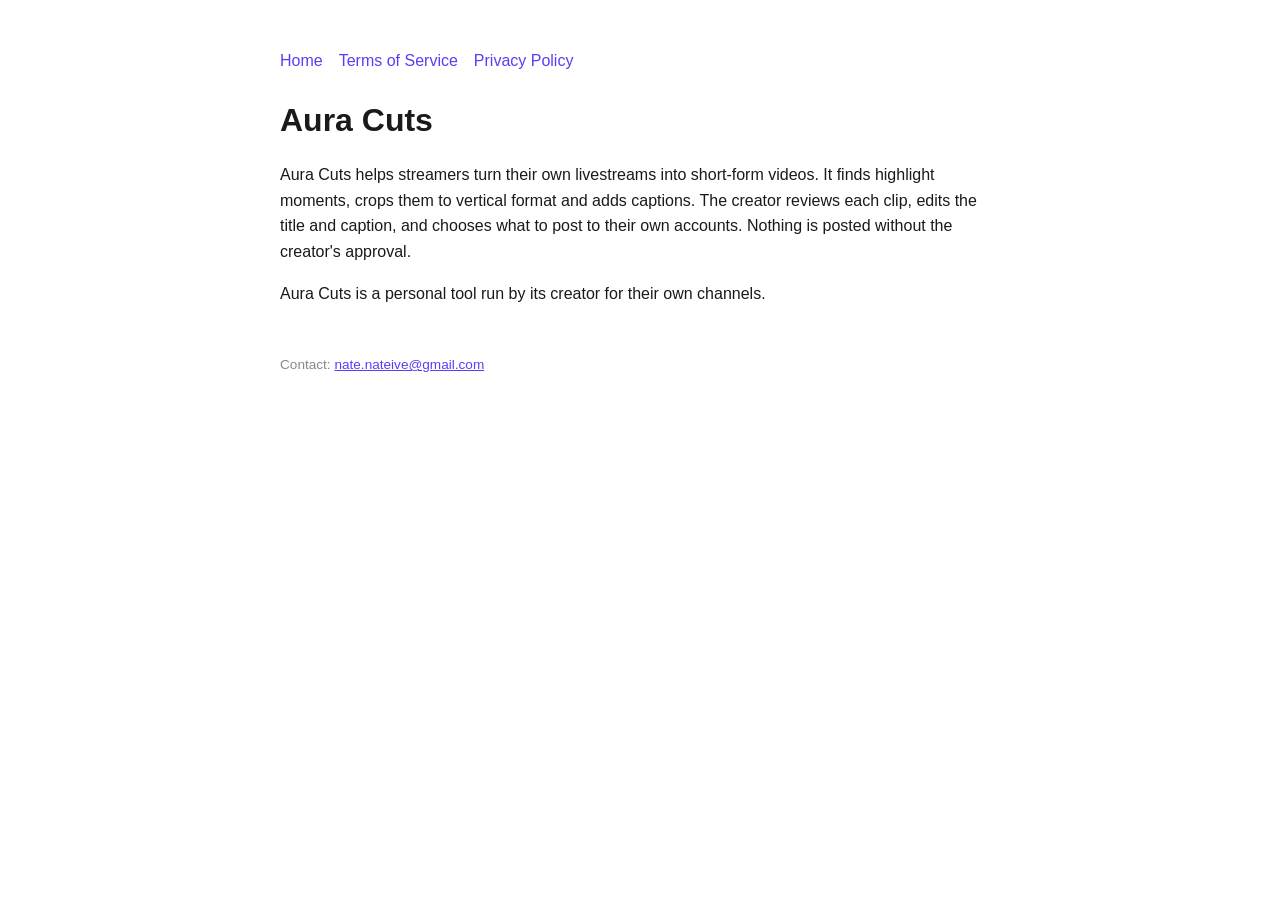
<file: index.html>
<!DOCTYPE html>
<html lang="en">
<head>
<meta charset="utf-8">
<meta name="viewport" content="width=device-width, initial-scale=1">
<title>Aura Cuts</title>
<link rel="stylesheet" href="style.css">
</head>
<body>
<nav><a href="index.html">Home</a><a href="terms.html">Terms of Service</a><a href="privacy.html">Privacy Policy</a></nav>
<h1>Aura Cuts</h1>
<p>Aura Cuts helps streamers turn their own livestreams into short-form videos. It finds highlight moments, crops them to vertical format and adds captions. The creator reviews each clip, edits the title and caption, and chooses what to post to their own accounts. Nothing is posted without the creator's approval.</p>
<p>Aura Cuts is a personal tool run by its creator for their own channels.</p>
<footer>Contact: <a href="mailto:nate.nateive@gmail.com">nate.nateive@gmail.com</a></footer>
</body>
</html>
</file>
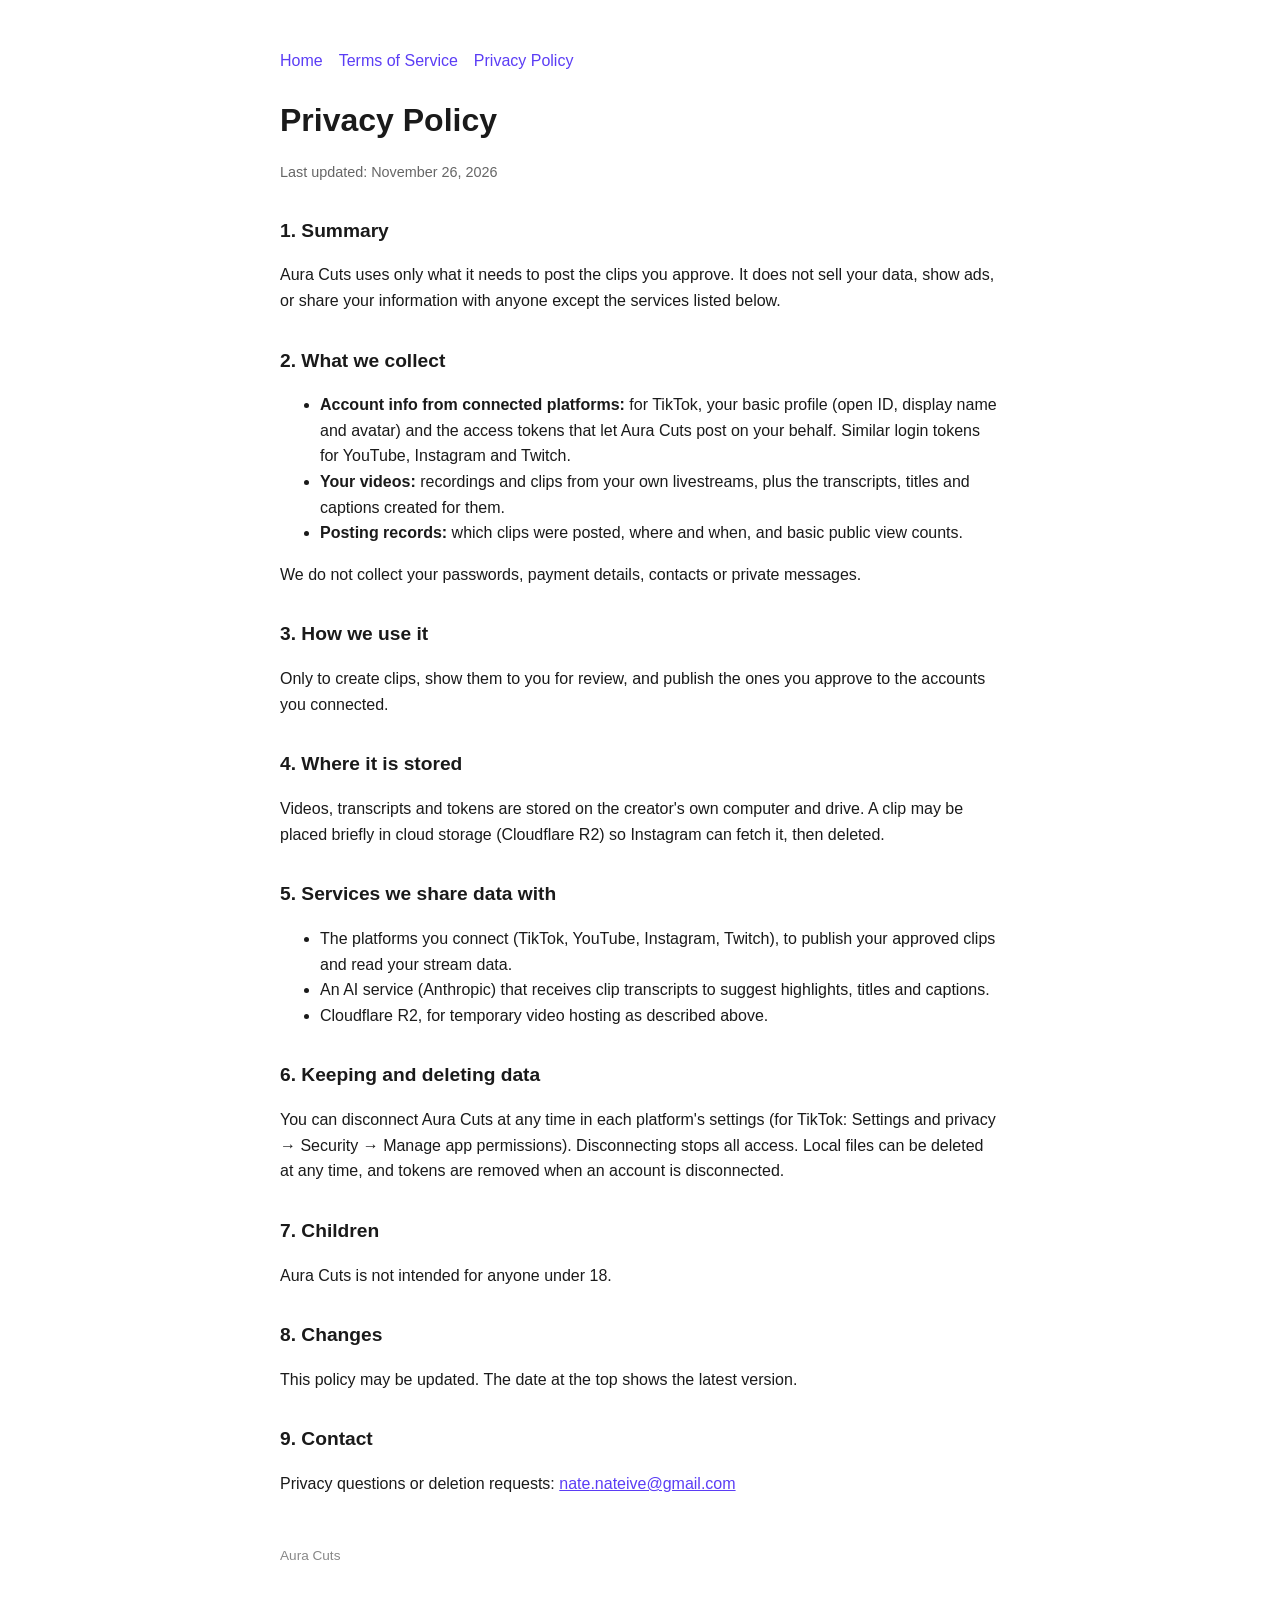
<file: privacy.html>
<!DOCTYPE html>
<html lang="en">
<head>
<meta charset="utf-8">
<meta name="viewport" content="width=device-width, initial-scale=1">
<title>Privacy Policy · Aura Cuts</title>
<link rel="stylesheet" href="style.css">
</head>
<body>
<nav><a href="index.html">Home</a><a href="terms.html">Terms of Service</a><a href="privacy.html">Privacy Policy</a></nav>
<h1>Privacy Policy</h1>
<p class="muted">Last updated: November 26, 2026</p>

<h2>1. Summary</h2>
<p>Aura Cuts uses only what it needs to post the clips you approve. It does not sell your data, show ads, or share your information with anyone except the services listed below.</p>

<h2>2. What we collect</h2>
<ul>
<li><strong>Account info from connected platforms:</strong> for TikTok, your basic profile (open ID, display name and avatar) and the access tokens that let Aura Cuts post on your behalf. Similar login tokens for YouTube, Instagram and Twitch.</li>
<li><strong>Your videos:</strong> recordings and clips from your own livestreams, plus the transcripts, titles and captions created for them.</li>
<li><strong>Posting records:</strong> which clips were posted, where and when, and basic public view counts.</li>
</ul>
<p>We do not collect your passwords, payment details, contacts or private messages.</p>

<h2>3. How we use it</h2>
<p>Only to create clips, show them to you for review, and publish the ones you approve to the accounts you connected.</p>

<h2>4. Where it is stored</h2>
<p>Videos, transcripts and tokens are stored on the creator's own computer and drive. A clip may be placed briefly in cloud storage (Cloudflare R2) so Instagram can fetch it, then deleted.</p>

<h2>5. Services we share data with</h2>
<ul>
<li>The platforms you connect (TikTok, YouTube, Instagram, Twitch), to publish your approved clips and read your stream data.</li>
<li>An AI service (Anthropic) that receives clip transcripts to suggest highlights, titles and captions.</li>
<li>Cloudflare R2, for temporary video hosting as described above.</li>
</ul>

<h2>6. Keeping and deleting data</h2>
<p>You can disconnect Aura Cuts at any time in each platform's settings (for TikTok: Settings and privacy → Security → Manage app permissions). Disconnecting stops all access. Local files can be deleted at any time, and tokens are removed when an account is disconnected.</p>

<h2>7. Children</h2>
<p>Aura Cuts is not intended for anyone under 18.</p>

<h2>8. Changes</h2>
<p>This policy may be updated. The date at the top shows the latest version.</p>

<h2>9. Contact</h2>
<p>Privacy questions or deletion requests: <a href="mailto:nate.nateive@gmail.com">nate.nateive@gmail.com</a></p>
<footer>Aura Cuts</footer>
</body>
</html>
</file>
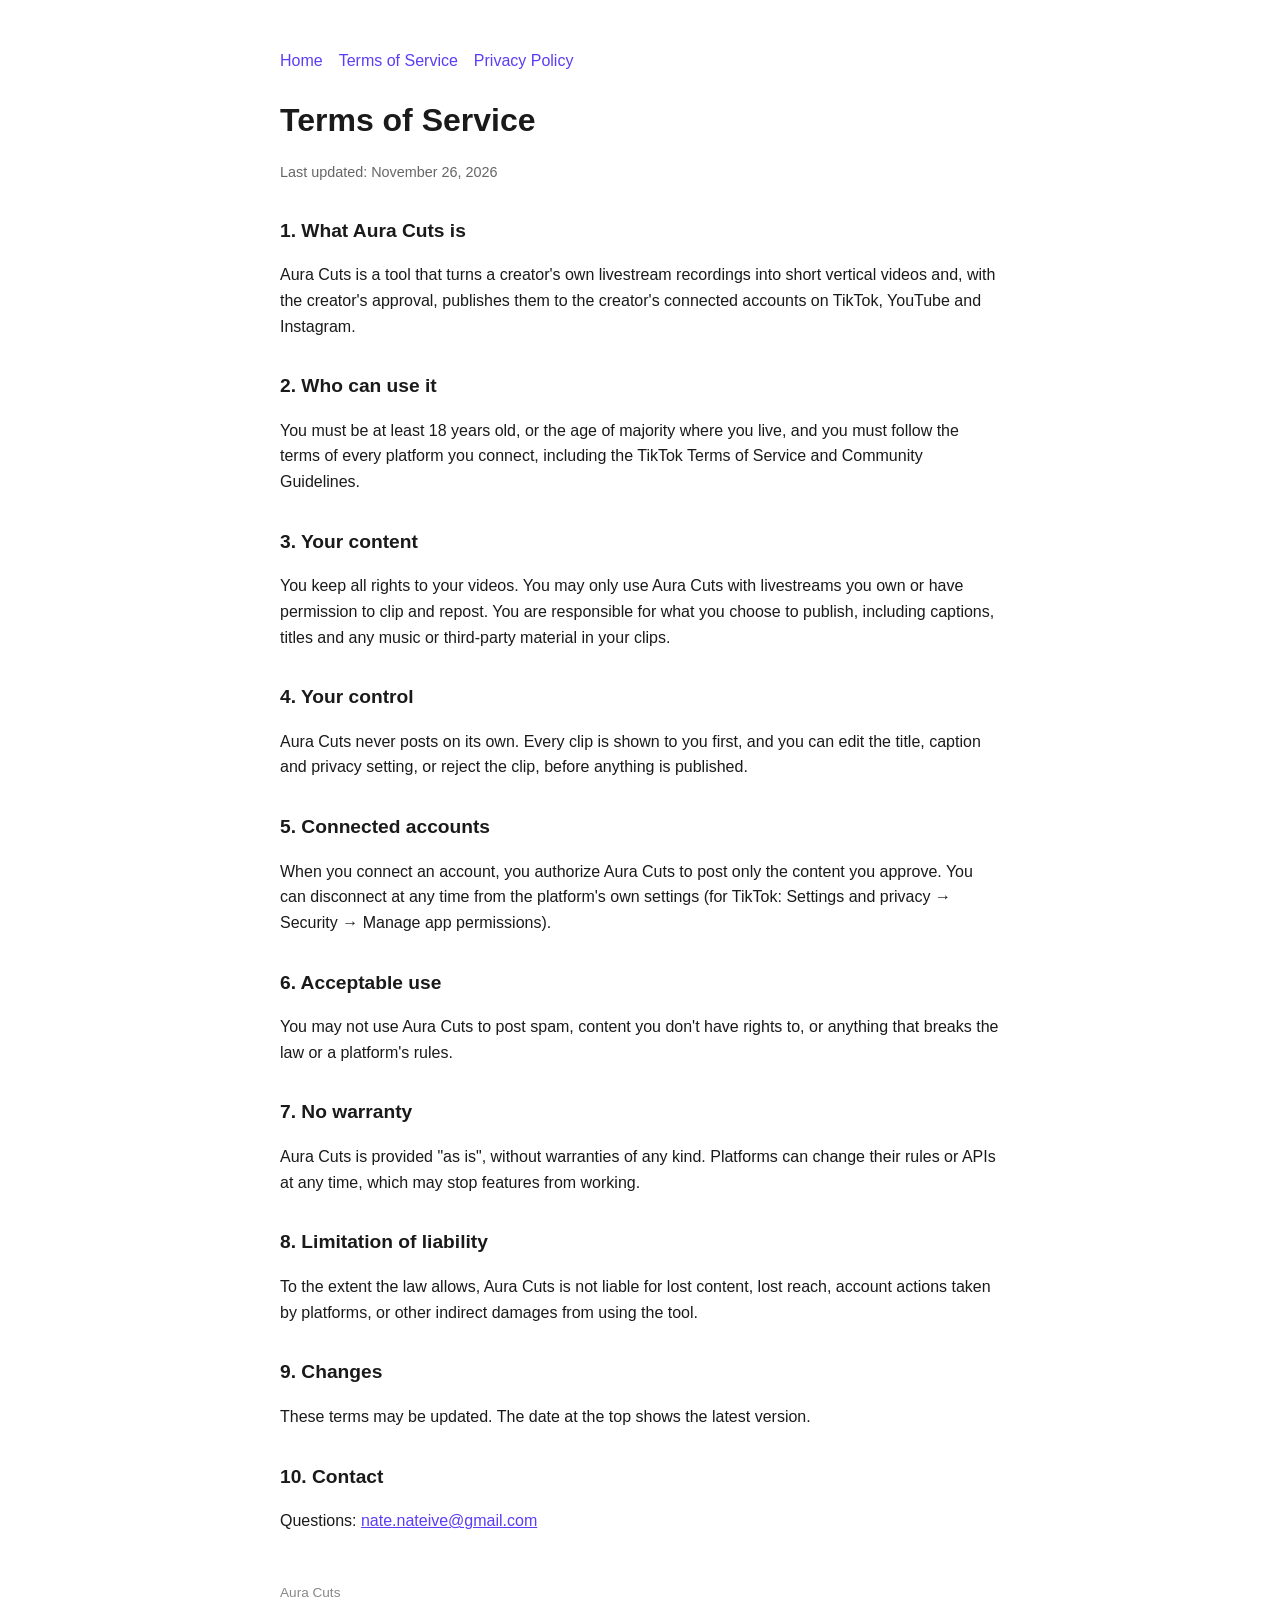
<file: terms.html>
<!DOCTYPE html>
<html lang="en">
<head>
<meta charset="utf-8">
<meta name="viewport" content="width=device-width, initial-scale=1">
<title>Terms of Service · Aura Cuts</title>
<link rel="stylesheet" href="style.css">
</head>
<body>
<nav><a href="index.html">Home</a><a href="terms.html">Terms of Service</a><a href="privacy.html">Privacy Policy</a></nav>
<h1>Terms of Service</h1>
<p class="muted">Last updated: November 26, 2026</p>

<h2>1. What Aura Cuts is</h2>
<p>Aura Cuts is a tool that turns a creator's own livestream recordings into short vertical videos and, with the creator's approval, publishes them to the creator's connected accounts on TikTok, YouTube and Instagram.</p>

<h2>2. Who can use it</h2>
<p>You must be at least 18 years old, or the age of majority where you live, and you must follow the terms of every platform you connect, including the TikTok Terms of Service and Community Guidelines.</p>

<h2>3. Your content</h2>
<p>You keep all rights to your videos. You may only use Aura Cuts with livestreams you own or have permission to clip and repost. You are responsible for what you choose to publish, including captions, titles and any music or third-party material in your clips.</p>

<h2>4. Your control</h2>
<p>Aura Cuts never posts on its own. Every clip is shown to you first, and you can edit the title, caption and privacy setting, or reject the clip, before anything is published.</p>

<h2>5. Connected accounts</h2>
<p>When you connect an account, you authorize Aura Cuts to post only the content you approve. You can disconnect at any time from the platform's own settings (for TikTok: Settings and privacy → Security → Manage app permissions).</p>

<h2>6. Acceptable use</h2>
<p>You may not use Aura Cuts to post spam, content you don't have rights to, or anything that breaks the law or a platform's rules.</p>

<h2>7. No warranty</h2>
<p>Aura Cuts is provided "as is", without warranties of any kind. Platforms can change their rules or APIs at any time, which may stop features from working.</p>

<h2>8. Limitation of liability</h2>
<p>To the extent the law allows, Aura Cuts is not liable for lost content, lost reach, account actions taken by platforms, or other indirect damages from using the tool.</p>

<h2>9. Changes</h2>
<p>These terms may be updated. The date at the top shows the latest version.</p>

<h2>10. Contact</h2>
<p>Questions: <a href="mailto:nate.nateive@gmail.com">nate.nateive@gmail.com</a></p>
<footer>Aura Cuts</footer>
</body>
</html>
</file>
<file: style.css>
body{font-family:-apple-system,BlinkMacSystemFont,"Segoe UI",Roboto,sans-serif;max-width:720px;margin:48px auto;padding:0 20px;line-height:1.6;color:#1a1a1a;background:#fff}
h1{font-size:2rem;margin-bottom:.2rem}
h2{font-size:1.2rem;margin-top:2rem}
.muted{color:#666;font-size:.9rem}
nav a{margin-right:16px;color:#5b3df5;text-decoration:none}
a{color:#5b3df5}
footer{margin-top:48px;color:#888;font-size:.85rem}
</file>
